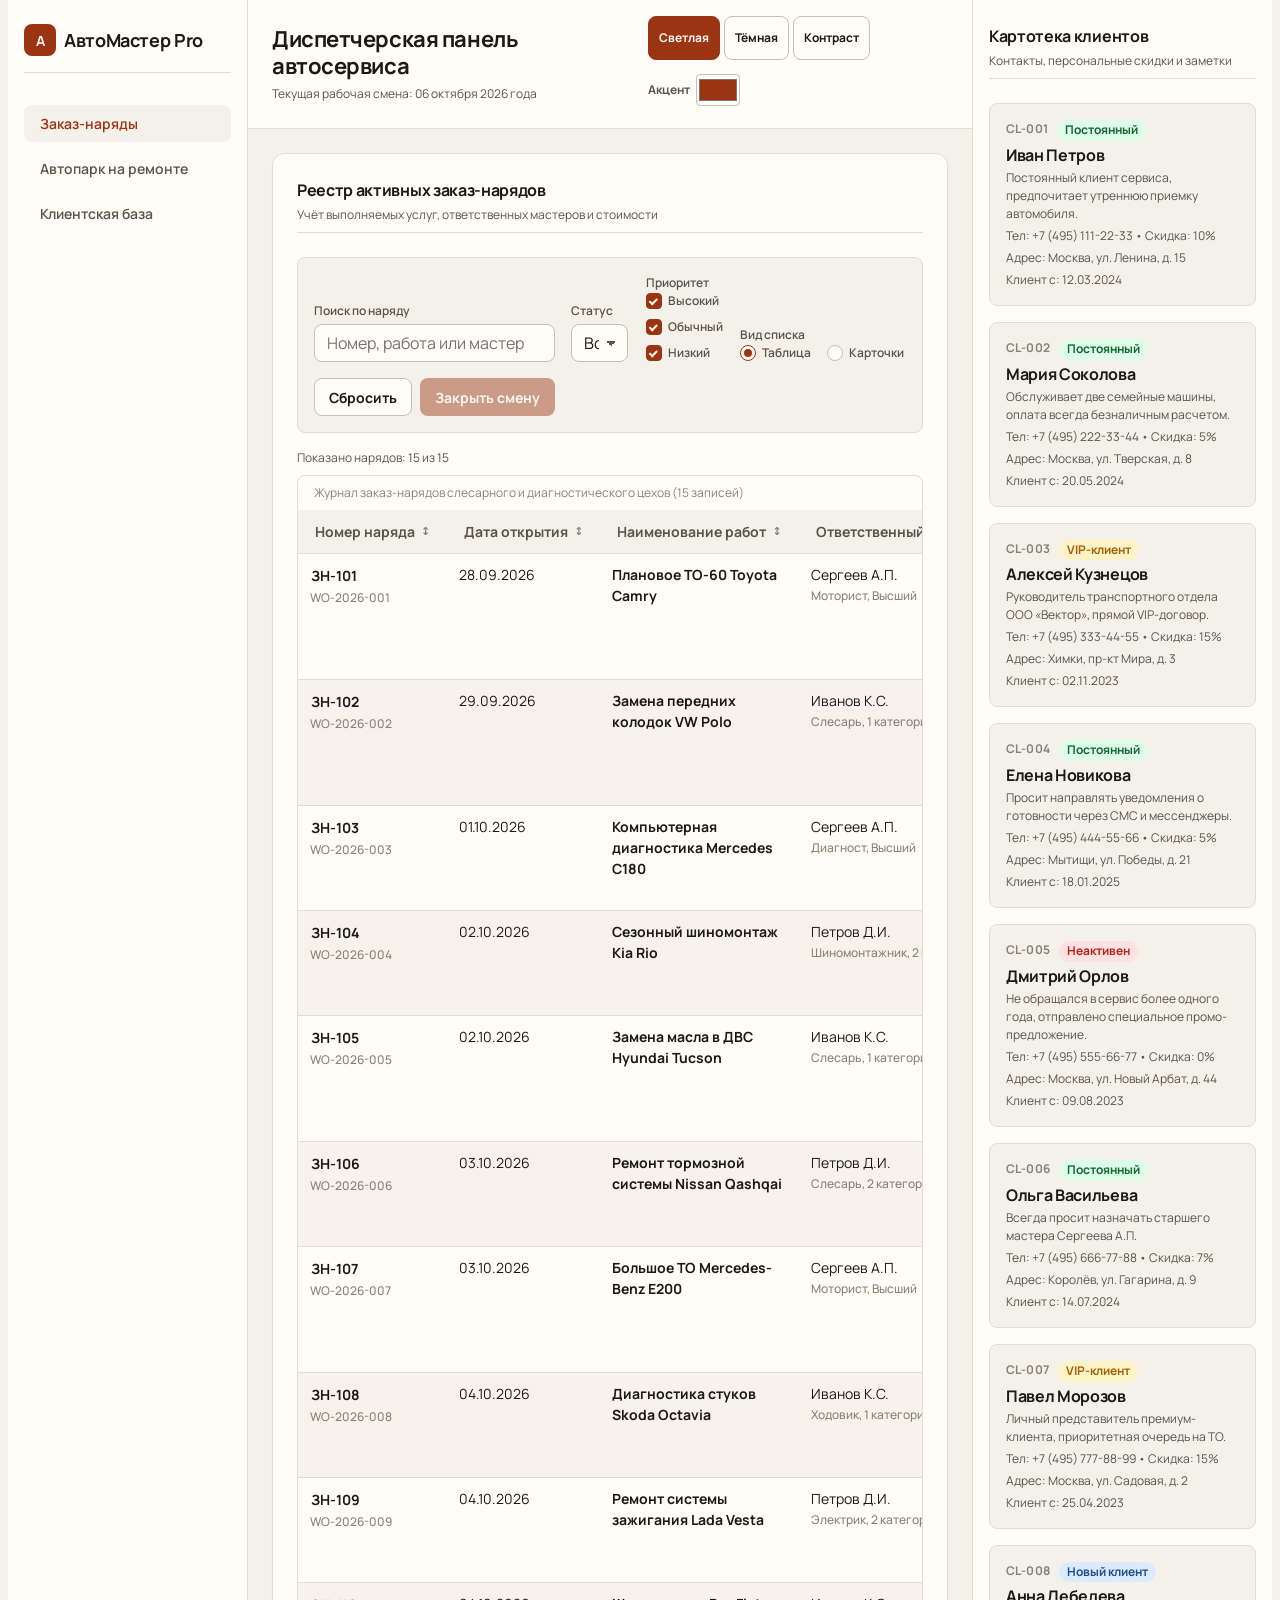
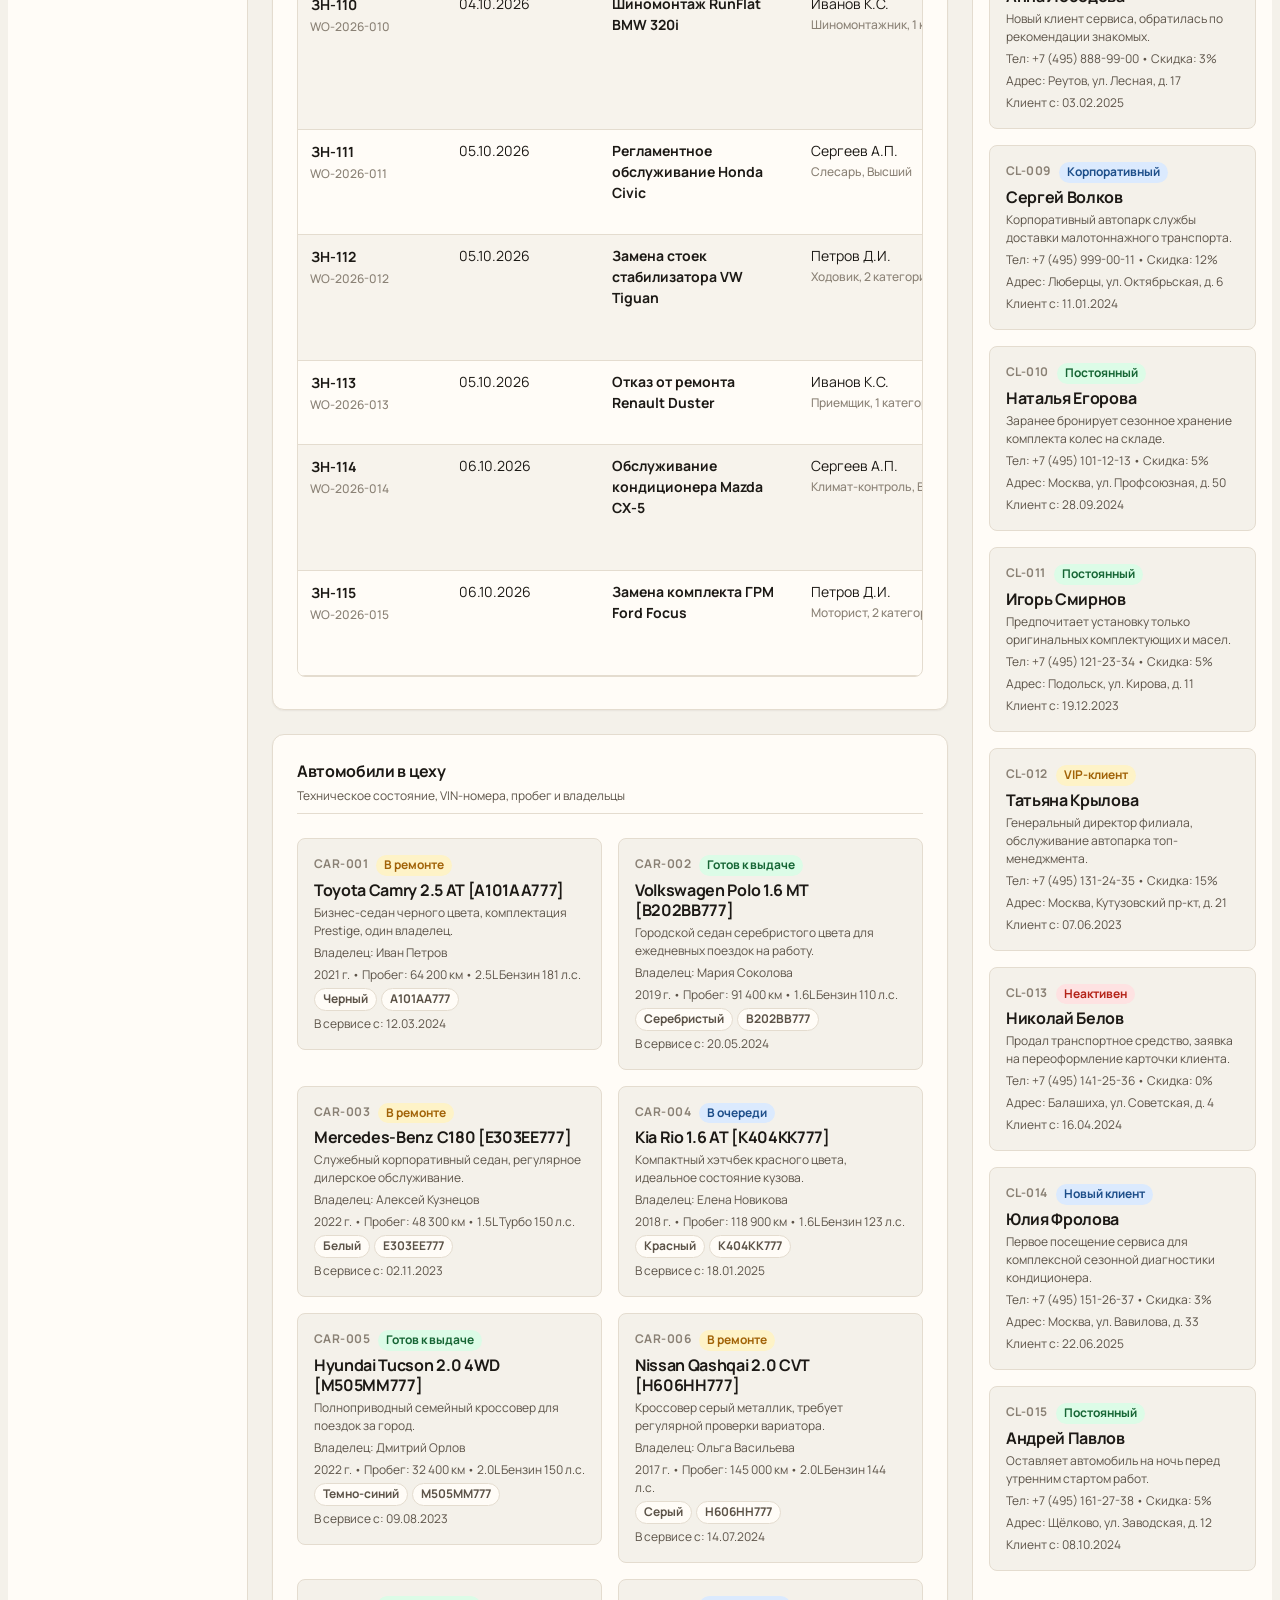
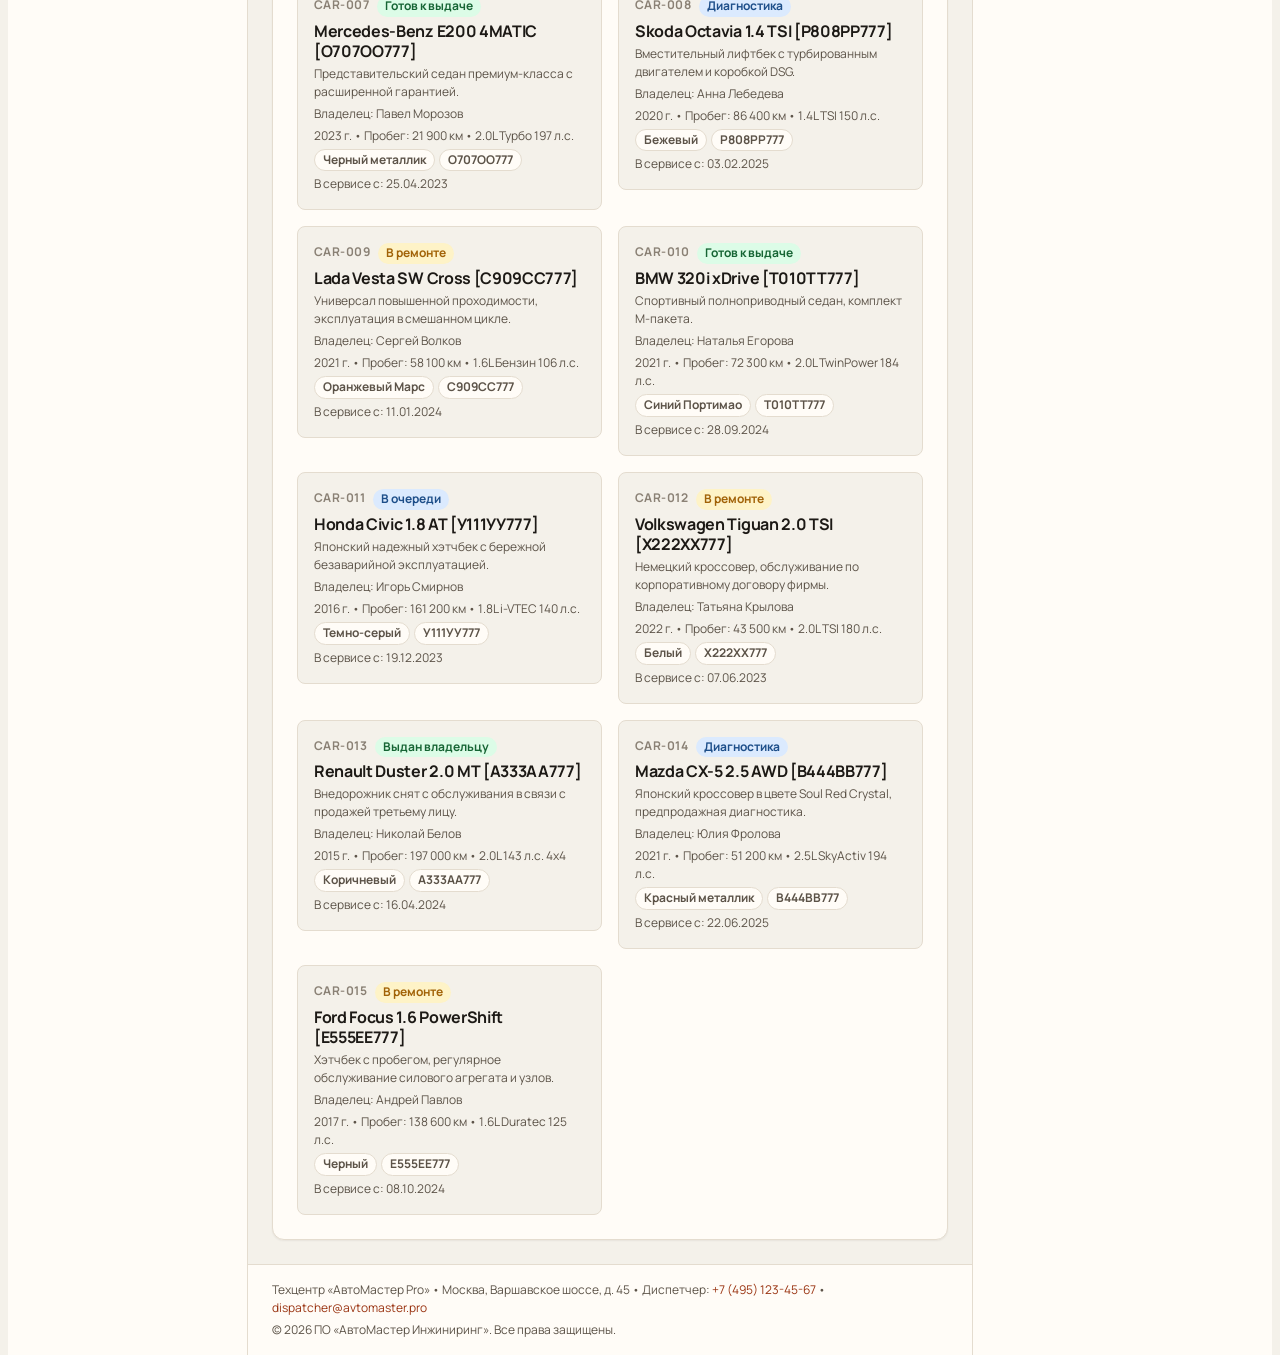
<file: index.html>
<!DOCTYPE html>
<html lang="ru">
<head>
  <meta charset="UTF-8">
  <meta name="viewport" content="width=device-width, initial-scale=1, maximum-scale=1">
  <title>АвтоМастер Pro — Система управления автосервисом</title>
  <script>
(function () {
  var theme = localStorage.getItem("am-theme");
  if (theme !== "light" && theme !== "dark" && theme !== "contrast") {
    theme = window.matchMedia("(prefers-color-scheme: dark)").matches ? "dark" : "light";
  }
  document.documentElement.setAttribute("data-theme", theme);
  var accent = localStorage.getItem("am-accent");
  if (accent && /^#[0-9a-fA-F]{6}$/.test(accent)) {
    var n = accent.slice(1);
    var r = parseInt(n.slice(0, 2), 16);
    var g = parseInt(n.slice(2, 4), 16);
    var b = parseInt(n.slice(4, 6), 16);
    var root = document.documentElement.style;
    root.setProperty("--color-accent", accent);
    root.setProperty("--accent-rgb", r + ", " + g + ", " + b);
  }
})();
</script>
<link rel="stylesheet" href="css/styles.css">
</head>
<body>
  <div class="app-layout">

    <aside class="app-sidebar" id="app-sidebar">
      <div class="brand-badge">
        <span class="brand-mark" aria-hidden="true">А</span>
        <span class="brand-title">АвтоМастер Pro</span>
      </div>
      <nav aria-label="Разделы системы">
        <ul class="nav-list">
          <li><a class="nav-link active" href="#orders">Заказ-наряды</a></li>
          <li><a class="nav-link" href="#cars">Автопарк на ремонте</a></li>
          <li><a class="nav-link" href="#clients">Клиентская база</a></li>
        </ul>
      </nav>
    </aside>

    <header class="app-header">
      <button class="burger" type="button" id="menu-toggle" aria-label="Открыть меню" aria-expanded="false" aria-controls="app-sidebar">
        <span></span>
        <span></span>
        <span></span>
      </button>
      <div class="header-text">
        <h1 class="header-heading">Диспетчерская панель автосервиса</h1>
        <p class="header-caption">
          Текущая рабочая смена:
          <time datetime="2026-10-06">06 октября 2026 года</time>
        </p>
      </div>
      <div class="theme-bar">
        <div class="theme-switch" role="group" aria-label="Тема оформления">
          <button class="theme-btn" type="button" data-theme-value="light">Светлая</button>
          <button class="theme-btn" type="button" data-theme-value="dark">Тёмная</button>
          <button class="theme-btn" type="button" data-theme-value="contrast">Контраст</button>
        </div>
        <label class="accent-picker" for="accent-color">
          Акцент
          <input type="color" id="accent-color" value="#9a3412">
        </label>
      </div>
    </header>

    <main class="app-main">

      <section class="dashboard-block" id="orders" aria-labelledby="orders-title">
        <div class="block-header">
          <h2 class="block-title" id="orders-title">Реестр активных заказ-нарядов</h2>
          <p class="block-subtitle">Учёт выполняемых услуг, ответственных мастеров и стоимости</p>
        </div>

        <form class="filters" id="order-filters" aria-label="Фильтры заказ-нарядов">
          <div class="filter-field">
            <label for="search-input">Поиск по наряду</label>
            <input
              class="text-input"
              type="search"
              id="search-input"
              name="search"
              placeholder="Номер, работа или мастер"
              autocomplete="off">
          </div>

          <div class="filter-field">
            <label for="status-select">Статус</label>
            <select class="select-input" id="status-select" name="status">
              <option value="all">Все статусы</option>
              <option value="new">Новый</option>
              <option value="in_progress">В работе</option>
              <option value="waiting_parts">Ждёт запчасти</option>
              <option value="done">Завершён</option>
              <option value="cancelled">Отменён</option>
            </select>
          </div>

          <fieldset class="filter-field filter-checks">
            <legend>Приоритет</legend>
            <label class="check">
              <input type="checkbox" name="priority" value="high" checked>
              <span class="check-box" aria-hidden="true"></span>
              <span>Высокий</span>
            </label>
            <label class="check">
              <input type="checkbox" name="priority" value="normal" checked>
              <span class="check-box" aria-hidden="true"></span>
              <span>Обычный</span>
            </label>
            <label class="check">
              <input type="checkbox" name="priority" value="low" checked>
              <span class="check-box" aria-hidden="true"></span>
              <span>Низкий</span>
            </label>
          </fieldset>

          <fieldset class="filter-field filter-radios">
            <legend>Вид списка</legend>
            <label class="radio">
              <input type="radio" name="view" value="table" checked>
              <span class="radio-dot" aria-hidden="true"></span>
              <span>Таблица</span>
            </label>
            <label class="radio">
              <input type="radio" name="view" value="cards">
              <span class="radio-dot" aria-hidden="true"></span>
              <span>Карточки</span>
            </label>
          </fieldset>

          <div class="filter-actions">
            <button class="btn btn-ghost" type="reset" id="reset-filters">Сбросить</button>
            <button class="btn btn-primary" type="button" id="demo-disabled" disabled>Закрыть смену</button>
          </div>
        </form>

        <p class="result-count" id="orders-count">Журнал заказ-нарядов слесарного и диагностического цехов</p>

        <div class="table-wrap" id="orders-table-wrap">
          <table class="data-table">
            <caption class="table-caption">Журнал заказ-нарядов слесарного и диагностического цехов (15 записей)</caption>
            <thead>
              <tr>
                <th scope="col" aria-sort="none">
                  <button class="sort-btn" type="button" data-sort="orderNumber">Номер наряда</button>
                </th>
                <th scope="col" aria-sort="none">
                  <button class="sort-btn" type="button" data-sort="createdAt">Дата открытия</button>
                </th>
                <th scope="col" aria-sort="none">
                  <button class="sort-btn" type="button" data-sort="title">Наименование работ</button>
                </th>
                <th scope="col" aria-sort="none">
                  <button class="sort-btn" type="button" data-sort="master">Ответственный мастер</button>
                </th>
                <th scope="col">Список операций</th>
                <th scope="col" aria-sort="none">
                  <button class="sort-btn" type="button" data-sort="totalCost">Сумма (руб.)</button>
                </th>
                <th scope="col" aria-sort="none">
                  <button class="sort-btn" type="button" data-sort="priority">Приоритет</button>
                </th>
                <th scope="col" aria-sort="none">
                  <button class="sort-btn" type="button" data-sort="status">Текущий статус</button>
                </th>
              </tr>
            </thead>
            <tbody id="orders-table-body"></tbody>
          </table>
        </div>

        <ul class="order-cards" id="orders-cards" hidden></ul>
        <p class="empty-note" id="orders-empty" hidden>По выбранным фильтрам нарядов нет.</p>
      </section>

      <section class="dashboard-block" id="cars" aria-labelledby="cars-title">
        <div class="block-header">
          <h2 class="block-title" id="cars-title">Автомобили в цеху</h2>
          <p class="block-subtitle">Техническое состояние, VIN-номера, пробег и владельцы</p>
        </div>
        <ul class="cards-grid" id="cars-grid"></ul>
      </section>

    </main>

    <aside class="app-extra-panel" id="clients" aria-labelledby="clients-title">
      <div class="extra-panel-header">
        <h2 class="extra-panel-title" id="clients-title">Картотека клиентов</h2>
        <p class="extra-panel-subtitle">Контакты, персональные скидки и заметки</p>
      </div>
      <ul class="clients-stack" id="clients-stack"></ul>
    </aside>

    <footer class="app-footer">
      <address class="footer-contacts">
        Техцентр «АвтоМастер Pro» • Москва, Варшавское шоссе, д. 45 • Диспетчер:
        <a href="tel:+74951234567">+7 (495) 123-45-67</a>
        •
        <a href="mailto:dispatcher@avtomaster.pro">dispatcher@avtomaster.pro</a>
      </address>
      <p>© 2026 ПО «АвтоМастер Инжиниринг». Все права защищены.</p>
    </footer>
  </div>

  <div class="nav-overlay" id="nav-overlay"></div>

  <div class="modal" id="detail-modal" hidden>
    <div class="modal-backdrop" data-close="true"></div>
    <div
      class="modal-dialog"
      role="dialog"
      aria-modal="true"
      aria-labelledby="modal-title"
      tabindex="-1">
      <header class="modal-header">
        <div>
          <p class="modal-kicker" id="modal-kicker"></p>
          <h2 class="modal-title" id="modal-title"></h2>
        </div>
        <button class="icon-btn" type="button" id="modal-close" aria-label="Закрыть">×</button>
      </header>
      <div class="modal-body" id="modal-body"></div>
      <footer class="modal-footer">
        <button class="btn btn-ghost" type="button" data-close="true">Закрыть</button>
        <button class="btn btn-primary" type="button" id="modal-print">Печать наряда</button>
      </footer>
    </div>
  </div>

  <script src="js/data.js"></script>
  <script src="js/render.js"></script>
  <script src="js/theme.js"></script>
  <script src="js/app.js"></script>
</body>
</html>
</file>
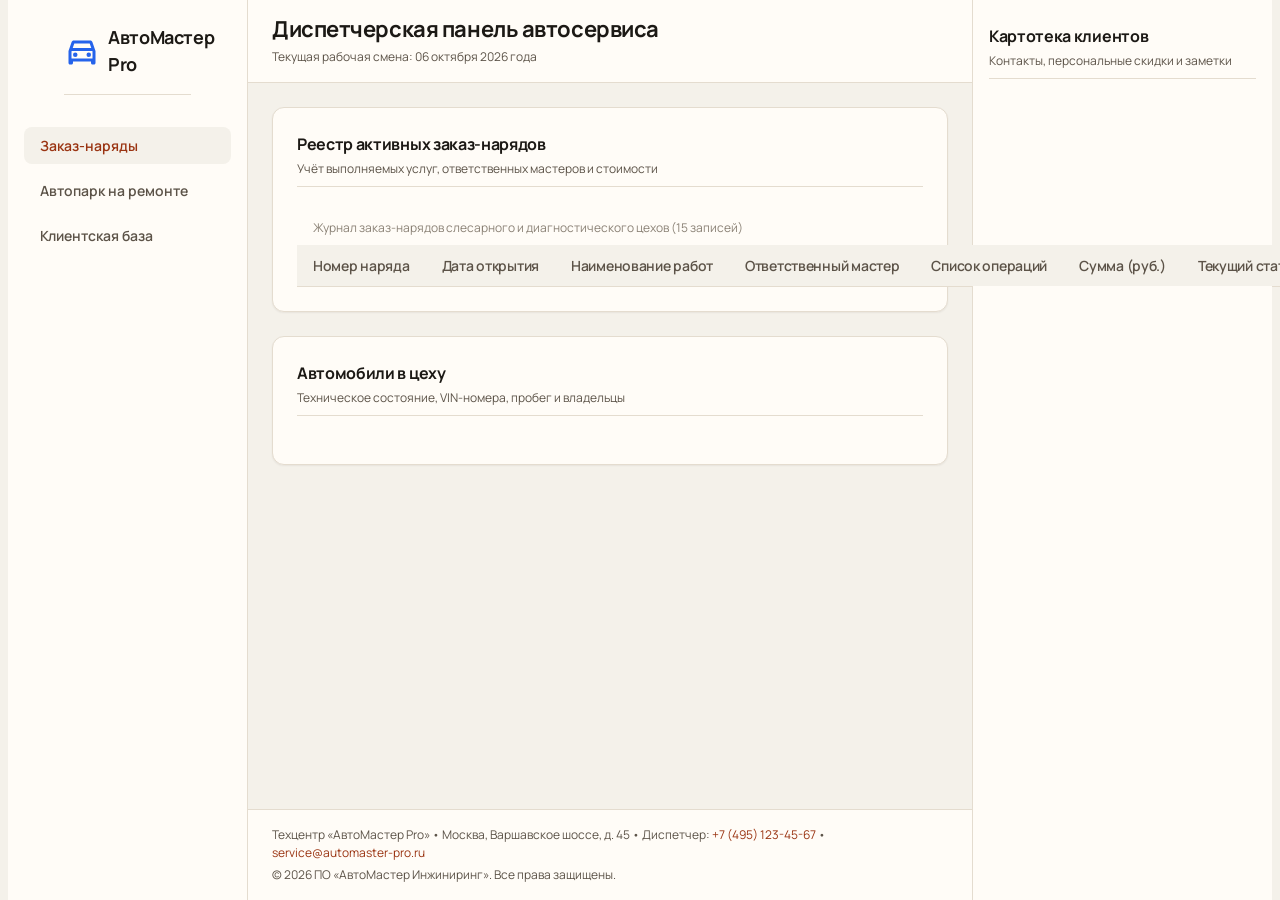
<file: 1Day.html>
<!DOCTYPE html>
<html lang="ru">
<head>
  <meta charset="UTF-8">
  <meta name="viewport" content="width=device-width, initial-scale=1.0">
  <title>АвтоМастер Pro — Система управления автосервисом</title>
  <link rel="stylesheet" href="./styles.css">
</head>
<body class="app-layout">

  <!-- БОКОВАЯ НАВИГАЦИЯ -->
  <nav class="app-sidebar" aria-label="Главное меню автосервиса">
    <figure class="brand-badge">
      <img
        src="data:image/svg+xml,%3Csvg xmlns='http://www.w3.org/2000/svg' viewBox='0 0 24 24' fill='%232563eb'%3E%3Cpath d='M18.92 6.01C18.72 5.42 18.16 5 17.5 5h-11c-.66 0-1.22.42-1.42 1.01L3 12v8c0 .55.45 1 1 1h1c.55 0 1-.45 1-1v-1h12v1c0 .55.45 1 1 1h1c.55 0 1-.45 1-1v-8l-2.08-5.99zM6.85 7h10.29l1.04 3H5.81l1.04-3zM19 17H5v-4.66l.12-.34h13.77l.11.34V17z'/%3E%3Ccircle cx='7.5' cy='14.5' r='1.5'/%3E%3Ccircle cx='16.5' cy='14.5' r='1.5'/%3E%3C/svg%3E"
        alt="Фирменный логотип системы АвтоМастер Pro"
        width="36"
        height="36">
      <figcaption class="brand-title">АвтоМастер Pro</figcaption>
    </figure>

    <ul class="nav-list">
      <li class="nav-item">
        <a href="#orders-section" class="nav-link active" aria-current="page">Заказ-наряды</a>
      </li>
      <li class="nav-item">
        <a href="#cars-section" class="nav-link">Автопарк на ремонте</a>
      </li>
      <li class="nav-item">
        <a href="#clients-section" class="nav-link">Клиентская база</a>
      </li>
    </ul>
  </nav>

  <!-- ШАПКА -->
  <header class="app-header">
    <hgroup class="header-content">
      <h1 class="header-heading">Диспетчерская панель автосервиса</h1>
      <p class="header-caption">
        Текущая рабочая смена:
        <time datetime="2026-10-06">06 октября 2026 года</time>
      </p>
    </hgroup>
  </header>

  <!-- ОСНОВНАЯ ОБЛАСТЬ -->
  <main class="app-main">

    <!-- СЕКЦИЯ 1: ТАБЛИЦА ЗАКАЗ-НАРЯДОВ -->
    <section id="orders-section" class="dashboard-block" aria-labelledby="orders-title">
      <header class="block-header">
        <h2 id="orders-title" class="block-title">Реестр активных заказ-нарядов</h2>
        <p class="block-subtitle">Учёт выполняемых услуг, ответственных мастеров и стоимости</p>
      </header>

      <table class="data-table" id="orders-table">
        <caption class="table-caption">
          Журнал заказ-нарядов слесарного и диагностического цехов (15 записей)
        </caption>
        <thead>
          <tr>
            <th scope="col">Номер наряда</th>
            <th scope="col">Дата открытия</th>
            <th scope="col">Наименование работ</th>
            <th scope="col">Ответственный мастер</th>
            <th scope="col">Список операций</th>
            <th scope="col">Сумма (руб.)</th>
            <th scope="col">Текущий статус</th>
          </tr>
        </thead>
        <tbody id="orders-table-body">
          <!-- Генерируется через JS (без innerHTML) -->
        </tbody>
      </table>
    </section>

    <!-- СЕКЦИЯ 2: КАРТОЧКИ АВТОМОБИЛЕЙ НА ОБСЛУЖИВАНИИ -->
    <section id="cars-section" class="dashboard-block" aria-labelledby="cars-title">
      <header class="block-header">
        <h2 id="cars-title" class="block-title">Автомобили в цеху</h2>
        <p class="block-subtitle">Техническое состояние, VIN-номера, пробег и владельцы</p>
      </header>
      <ul id="cars-grid" class="cards-grid" aria-label="Сетка автомобилей в автосервисе">
        <!-- Генерируется через JS (без innerHTML) -->
      </ul>
    </section>

  </main>

  <!-- ДОПОЛНИТЕЛЬНАЯ БОКОВАЯ ПАНЕЛЬ: КЛИЕНТЫ -->
  <aside id="clients-section" class="app-extra-panel" aria-labelledby="clients-title">
    <header class="extra-panel-header">
      <h2 id="clients-title" class="extra-panel-title">Картотека клиентов</h2>
      <p class="extra-panel-subtitle">Контакты, персональные скидки и заметки</p>
    </header>
    <ul id="clients-stack" class="clients-stack" aria-label="Список клиентов сервиса">
      <!-- Генерируется через JS (без innerHTML) -->
    </ul>
  </aside>

  <!-- ПОДВАЛ С АДРЕСОМ -->
  <footer class="app-footer">
    <address class="footer-contacts">
      Техцентр «АвтоМастер Pro» • Москва, Варшавское шоссе, д. 45 • Диспетчер: 
      <a href="tel:+74951234567">+7 (495) 123-45-67</a> • 
      <a href="mailto:service@automaster-pro.ru">service@automaster-pro.ru</a>
    </address>
    <p class="footer-copyright">
      © <time datetime="2026">2026</time> ПО «АвтоМастер Инжиниринг». Все права защищены.
    </p>
  </footer>

  <!-- МОДУЛЬ ПРИЛОЖЕНИЯ -->
  <script type="module" src="./js/app.js"></script>
</body>
</html>
</file>
<file: css/styles.css>
@import url("https://fonts.googleapis.com/css2?family=Manrope:wght@400;500;600;700&display=swap");

/* ==========================================================================
   1. СОВРЕМЕННЫЙ CSS RESET (БЕЗ * { margin:0; padding:0; })
   ========================================================================== */
*,
*::before,
*::after {
  box-sizing: border-box;
}

html {
  -webkit-text-size-adjust: none;
  text-size-adjust: none;
}

body,
h1,
h2,
h3,
h4,
p,
figure,
figcaption,
blockquote,
dl,
dd,
ul,
ol,
fieldset {
  margin-block-start: 0;
  margin-block-end: 0;
}

ul,
ol {
  list-style: none;
  padding-inline-start: 0;
}

body {
  min-height: 100vh;
  line-height: var(--lh-normal);
  font-family: var(--font-family-base);
  background-color: var(--bg-base);
  color: var(--text-primary);
}

body.modal-open {
  overflow: hidden;
}

img {
  display: block;
  max-width: 100%;
}

table {
  border-collapse: collapse;
  width: 100%;
}

a {
  color: inherit;
  text-decoration: none;
}

button,
input,
select {
  font: inherit;
  color: inherit;
}

/* Убираем стандартный синий outline у всех интерактивных элементов */
:focus {
  outline: none;
}

:focus-visible {
  outline: 2px solid var(--color-accent);
  outline-offset: 2px;
}

/* ==========================================================================
   2. ДИЗАЙН-ТОКЕНЫ В :ROOT
   ========================================================================== */
:root {
  --font-family-base: "Manrope", system-ui, -apple-system, sans-serif;
  --font-xs: clamp(0.7rem, 0.66rem + 0.2vw, 0.75rem);
  --font-sm: clamp(0.82rem, 0.78rem + 0.2vw, 0.875rem);
  --font-md: clamp(0.95rem, 0.9rem + 0.25vw, 1rem);
  --font-lg: clamp(1.05rem, 0.95rem + 0.45vw, 1.125rem);
  --font-xl: clamp(1.2rem, 1rem + 0.9vw, 1.375rem);
  --font-2xl: clamp(1.35rem, 1.05rem + 1.2vw, 1.625rem);

  --lh-tight: 1.25;
  --lh-normal: 1.5;
  --ls-tight: -0.02em;
  --ls-normal: 0;
  --ls-wide: 0.04em;

  --bg-base: #f4f1ea;
  --bg-surface: #fffcf7;
  --bg-surface-elevated: #ebe4d6;

  --text-primary: #1c1915;
  --text-secondary: #5c5348;
  --text-muted: #8a8175;

  --border-subtle: #e4dccf;
  --border-strong: #c9bfb0;

  --color-accent: #9a3412;
  --accent-rgb: 154, 52, 18;
  --color-accent-hover: #7c2a0e;
  --color-accent-soft: #f3e4d8;
  --text-on-accent: #fffaf5;

  --color-success: #166534;
  --color-warning: #a16207;
  --color-error: #b42318;
  --color-info: #1d4e89;

  --badge-success-bg: #dcfce7;
  --badge-warning-bg: #fef3c7;
  --badge-error-bg: #fee2e2;
  --badge-info-bg: #dbeafe;

  --row-alt: #f7f3ec;
  --overlay-rgb: 28, 25, 21;

  --space-2xs: 4px;
  --space-xs: 8px;
  --space-sm: 16px;
  --space-md: 24px;
  --space-lg: 32px;
  --space-xl: 48px;

  --radius-sm: 4px;
  --radius-md: 8px;
  --radius-lg: 12px;
  --radius-full: 9999px;

  --shadow-sm: 0 1px 2px rgba(28, 25, 21, 0.06);
  --shadow-md: 0 6px 14px -6px rgba(28, 25, 21, 0.16);
  --shadow-lg: 0 18px 40px -16px rgba(28, 25, 21, 0.28);

  --focus-ring: 0 0 0 3px rgba(var(--accent-rgb), 0.28);
}

html[data-theme="dark"] {
  --bg-base: #171411;
  --bg-surface: #241f1a;
  --bg-surface-elevated: #322b24;

  --text-primary: #f6f1e8;
  --text-secondary: #cbbfaf;
  --text-muted: #9a8d7c;
  --text-on-accent: #1c120c;

  --border-subtle: #3a322b;
  --border-strong: #564a3e;

  --color-accent: #e07a3d;
  --accent-rgb: 224, 122, 61;
  --color-accent-hover: #f0a06a;
  --color-accent-soft: #3a2a20;

  --color-success: #86efac;
  --color-warning: #fcd34d;
  --color-error: #fca5a5;
  --color-info: #93c5fd;

  --badge-success-bg: #14301f;
  --badge-warning-bg: #3a2c10;
  --badge-error-bg: #3b1717;
  --badge-info-bg: #12283d;

  --row-alt: #1e1a16;
  --overlay-rgb: 0, 0, 0;

  --shadow-sm: 0 1px 2px rgba(0, 0, 0, 0.35);
  --shadow-md: 0 6px 14px -6px rgba(0, 0, 0, 0.5);
  --shadow-lg: 0 18px 40px -16px rgba(0, 0, 0, 0.65);
}

html[data-theme="contrast"] {
  --bg-base: #ffffff;
  --bg-surface: #ffffff;
  --bg-surface-elevated: #f2f2f2;

  --text-primary: #000000;
  --text-secondary: #1a1a1a;
  --text-muted: #333333;
  --text-on-accent: #ffffff;

  --border-subtle: #000000;
  --border-strong: #000000;

  --color-accent: #0000ee;
  --accent-rgb: 0, 0, 238;
  --color-accent-hover: #0000aa;
  --color-accent-soft: #e6e6ff;

  --color-success: #006400;
  --color-warning: #8a4b00;
  --color-error: #9b0000;
  --color-info: #003f88;

  --badge-success-bg: #ffffff;
  --badge-warning-bg: #ffffff;
  --badge-error-bg: #ffffff;
  --badge-info-bg: #ffffff;

  --row-alt: #f5f5f5;
  --overlay-rgb: 0, 0, 0;

  --radius-sm: 0;
  --radius-md: 0;
  --radius-lg: 0;

  --shadow-sm: none;
  --shadow-md: none;
  --shadow-lg: none;
}

body,
.dashboard-block,
.app-sidebar,
.app-header,
.app-extra-panel,
.app-footer,
.car-card,
.client-card,
.order-card,
.btn,
.nav-link,
.text-input,
.select-input,
.data-table td,
.data-table th,
.status-badge,
.modal-dialog {
  transition: background-color 0.25s ease, color 0.25s ease, border-color 0.25s ease, box-shadow 0.25s ease;
}

/* ==========================================================================
   3. СЕТКА СТРАНИЦЫ
   ========================================================================== */
.app-layout {
  display: grid;
  grid-template-columns: 250px 1fr 320px;
  grid-template-rows: auto 1fr auto;
  grid-template-areas:
    "sidebar header extra"
    "sidebar main   extra"
    "sidebar footer extra";
  min-height: 100vh;
}

.app-sidebar {
  grid-area: sidebar;
  background-color: var(--bg-surface);
  border-right: 1px solid var(--border-subtle);
  padding: var(--space-md) var(--space-sm);
}

.brand-badge {
  display: flex;
  align-items: center;
  gap: var(--space-xs);
  margin-bottom: var(--space-lg);
  padding-bottom: var(--space-sm);
  border-bottom: 1px solid var(--border-subtle);
}

.brand-mark {
  width: 32px;
  height: 32px;
  border-radius: var(--radius-md);
  background-color: var(--color-accent);
  color: var(--text-on-accent);
  display: grid;
  place-items: center;
  font-weight: 700;
  font-size: var(--font-sm);
}

.brand-title {
  font-size: var(--font-lg);
  font-weight: 700;
  letter-spacing: var(--ls-tight);
}

.nav-list {
  display: flex;
  flex-direction: column;
  gap: var(--space-xs);
}

.nav-link {
  display: block;
  padding: var(--space-xs) var(--space-sm);
  font-size: var(--font-sm);
  font-weight: 600;
  color: var(--text-secondary);
  border-radius: var(--radius-md);
  transition: background-color 0.2s ease, color 0.2s ease;
}

.nav-link:hover,
.nav-link.active {
  background-color: var(--bg-base);
  color: var(--color-accent);
}

.nav-link:active {
  transform: scale(0.98);
}

.app-header {
  grid-area: header;
  display: flex;
  align-items: center;
  gap: var(--space-sm);
  background-color: var(--bg-surface);
  border-bottom: 1px solid var(--border-subtle);
  padding: var(--space-sm) var(--space-md);
}

.header-text {
  min-width: 0;
}

.burger {
  display: inline-flex;
  flex-direction: column;
  justify-content: center;
  gap: 4px;
  width: 40px;
  height: 40px;
  padding: 8px;
  border: 1px solid var(--border-strong);
  border-radius: var(--radius-md);
  background-color: var(--bg-surface);
  cursor: pointer;
  flex: 0 0 auto;
}

.burger span {
  display: block;
  height: 2px;
  background-color: var(--text-primary);
  border-radius: 2px;
}

.nav-overlay {
  display: none;
}

.header-heading {
  font-size: var(--font-xl);
  font-weight: 700;
  letter-spacing: var(--ls-tight);
  line-height: var(--lh-tight);
}

.header-caption {
  font-size: var(--font-xs);
  color: var(--text-secondary);
  margin-top: var(--space-2xs);
}

.app-main {
  grid-area: main;
  padding: var(--space-md);
  display: flex;
  flex-direction: column;
  gap: var(--space-md);
  min-width: 0;
}

.dashboard-block {
  background-color: var(--bg-surface);
  border: 1px solid var(--border-subtle);
  border-radius: var(--radius-lg);
  padding: var(--space-md);
  box-shadow: var(--shadow-sm);
  min-width: 0;
}

.block-header,
.extra-panel-header {
  margin-bottom: var(--space-md);
  padding-bottom: var(--space-xs);
  border-bottom: 1px solid var(--border-subtle);
}

.block-title,
.extra-panel-title {
  font-size: var(--font-md);
  font-weight: 700;
  letter-spacing: var(--ls-tight);
}

.block-subtitle,
.extra-panel-subtitle {
  font-size: var(--font-xs);
  color: var(--text-secondary);
  margin-top: var(--space-2xs);
}

/* ==========================================================================
   4. ФИЛЬТРЫ
   ========================================================================== */
.filters {
  display: grid;
  grid-template-columns: 1.4fr 0.8fr 1.2fr auto auto;
  gap: var(--space-sm);
  align-items: end;
  margin-bottom: var(--space-sm);
  padding: var(--space-sm);
  background-color: var(--bg-base);
  border: 1px solid var(--border-subtle);
  border-radius: var(--radius-md);
}

.filter-field {
  display: flex;
  flex-direction: column;
  gap: var(--space-2xs);
  min-width: 0;
  border: 0;
  padding: 0;
}

.filter-field > label,
.filter-field > legend {
  font-size: var(--font-xs);
  font-weight: 600;
  color: var(--text-secondary);
  padding: 0;
}

.text-input,
.select-input {
  width: 100%;
  height: 38px;
  padding: 0 12px;
  background-color: var(--bg-surface);
  border: 1px solid var(--border-strong);
  border-radius: var(--radius-md);
  transition: border-color 0.2s ease, box-shadow 0.2s ease, background-color 0.2s ease;
}

.select-input {
  appearance: none;
  background-image: linear-gradient(45deg, transparent 50%, var(--text-secondary) 50%),
    linear-gradient(135deg, var(--text-secondary) 50%, transparent 50%);
  background-position: calc(100% - 16px) 16px, calc(100% - 11px) 16px;
  background-size: 5px 5px, 5px 5px;
  background-repeat: no-repeat;
  padding-right: 28px;
}

.text-input:hover,
.select-input:hover {
  border-color: var(--color-accent);
}

.text-input:focus,
.select-input:focus {
  border-color: var(--color-accent);
  box-shadow: var(--focus-ring);
}

.text-input:disabled,
.select-input:disabled {
  opacity: 0.55;
  cursor: not-allowed;
  background-color: var(--bg-surface-elevated);
}

.filter-checks,
.filter-radios {
  flex-direction: row;
  flex-wrap: wrap;
  align-items: center;
  gap: var(--space-xs) var(--space-sm);
  padding-top: 18px;
  position: relative;
}

.filter-checks > legend,
.filter-radios > legend {
  position: absolute;
  top: 0;
  left: 0;
}

.check,
.radio {
  display: inline-flex;
  align-items: center;
  gap: 6px;
  font-size: var(--font-xs);
  font-weight: 600;
  color: var(--text-primary);
  cursor: pointer;
  user-select: none;
}

.check input,
.radio input {
  position: absolute;
  opacity: 0;
  width: 1px;
  height: 1px;
  pointer-events: none;
}

.check-box,
.radio-dot {
  width: 16px;
  height: 16px;
  border: 1.5px solid var(--border-strong);
  background-color: var(--bg-surface);
  display: inline-grid;
  place-items: center;
  transition: background-color 0.2s ease, border-color 0.2s ease, box-shadow 0.2s ease;
  flex: 0 0 auto;
}

.check-box {
  border-radius: 4px;
}

.radio-dot {
  border-radius: 50%;
}

.check input:checked + .check-box {
  background-color: var(--color-accent);
  border-color: var(--color-accent);
}

.check input:checked + .check-box::after {
  content: "";
  width: 8px;
  height: 5px;
  border-left: 2px solid var(--text-on-accent);
  border-bottom: 2px solid var(--text-on-accent);
  transform: rotate(-45deg) translate(0, -1px);
}

.radio input:checked + .radio-dot {
  border-color: var(--color-accent);
}

.radio input:checked + .radio-dot::after {
  content: "";
  width: 8px;
  height: 8px;
  border-radius: 50%;
  background-color: var(--color-accent);
}

.check:hover .check-box,
.radio:hover .radio-dot {
  border-color: var(--color-accent);
}

.check input:focus-visible + .check-box,
.radio input:focus-visible + .radio-dot {
  box-shadow: var(--focus-ring);
}

.check input:active + .check-box,
.radio input:active + .radio-dot {
  transform: scale(0.92);
}

.check input:disabled + .check-box,
.radio input:disabled + .radio-dot {
  opacity: 0.5;
  cursor: not-allowed;
}

.filter-actions {
  display: flex;
  gap: var(--space-xs);
  align-items: center;
}

/* ==========================================================================
   5. КНОПКИ: default / hover / focus / active / disabled
   ========================================================================== */
.btn,
.sort-btn,
.icon-btn,
.row-btn {
  cursor: pointer;
  border: 1px solid transparent;
  background-color: transparent;
  transition: background-color 0.2s ease, color 0.2s ease, border-color 0.2s ease,
    transform 0.12s ease, box-shadow 0.2s ease, opacity 0.2s ease;
}

.btn {
  height: 38px;
  padding: 0 14px;
  border-radius: var(--radius-md);
  font-size: var(--font-sm);
  font-weight: 700;
  white-space: nowrap;
}

.btn-primary {
  background-color: var(--color-accent);
  color: var(--text-on-accent);
}

.btn-primary:hover {
  background-color: var(--color-accent-hover);
}

.btn-ghost {
  background-color: var(--bg-surface);
  border-color: var(--border-strong);
  color: var(--text-primary);
}

.btn-ghost:hover {
  background-color: var(--bg-surface-elevated);
  border-color: var(--color-accent);
  color: var(--color-accent);
}

.btn:active,
.icon-btn:active,
.sort-btn:active,
.row-btn:active {
  transform: scale(0.97);
}

.btn:disabled,
.icon-btn:disabled {
  opacity: 0.45;
  cursor: not-allowed;
  transform: none;
}

.icon-btn {
  width: 34px;
  height: 34px;
  border-radius: var(--radius-md);
  font-size: 22px;
  line-height: 1;
  color: var(--text-secondary);
}

.icon-btn:hover {
  background-color: var(--bg-base);
  color: var(--text-primary);
}

/* ==========================================================================
   6. ТАБЛИЦА
   ========================================================================== */
.result-count,
.empty-note {
  font-size: var(--font-xs);
  color: var(--text-secondary);
  margin-bottom: var(--space-xs);
}

.table-wrap {
  overflow-x: auto;
  border: 1px solid var(--border-subtle);
  border-radius: var(--radius-md);
}

.table-caption {
  caption-side: top;
  font-size: var(--font-xs);
  color: var(--text-muted);
  text-align: left;
  padding: var(--space-xs) var(--space-sm);
}

.data-table th,
.data-table td {
  padding: 10px var(--space-sm);
  text-align: left;
  font-size: var(--font-sm);
  border-bottom: 1px solid var(--border-subtle);
  vertical-align: top;
}

.data-table th {
  background-color: var(--bg-base);
  color: var(--text-secondary);
  font-weight: 600;
  letter-spacing: var(--ls-tight);
  white-space: nowrap;
  position: sticky;
  top: 0;
}

.data-table tbody tr:nth-child(even) {
  background-color: var(--row-alt);
}

.data-table tbody tr {
  transition: background-color 0.2s ease;
}

.data-table tbody tr:hover {
  background-color: var(--color-accent-soft);
}

.data-table td:first-child,
.data-table th:first-child {
  position: sticky;
  left: 0;
  z-index: 1;
  background-color: inherit;
}

.data-table th:first-child {
  background-color: var(--bg-base);
  z-index: 2;
}

.sort-btn {
  display: inline-flex;
  align-items: center;
  gap: 6px;
  padding: 0;
  font-weight: 700;
  color: inherit;
  border-radius: var(--radius-sm);
}

.sort-btn::after {
  content: "↕";
  font-size: 11px;
  color: var(--text-muted);
}

th[aria-sort="ascending"] .sort-btn::after {
  content: "↑";
  color: var(--color-accent);
}

th[aria-sort="descending"] .sort-btn::after {
  content: "↓";
  color: var(--color-accent);
}

.sort-btn:hover {
  color: var(--color-accent);
}

.cell-title {
  font-weight: 700;
}

.cell-muted {
  display: block;
  margin-top: 2px;
  font-size: var(--font-xs);
  color: var(--text-muted);
  font-weight: 500;
}

.row-btn {
  display: block;
  width: 100%;
  text-align: left;
  padding: 0;
  font-weight: 700;
  color: var(--text-primary);
  border-radius: var(--radius-sm);
}

.row-btn:hover {
  color: var(--color-accent);
}

/* ==========================================================================
   7. КАРТОЧКИ
   ========================================================================== */
.cards-grid,
.order-cards {
  display: grid;
  grid-template-columns: repeat(auto-fill, minmax(240px, 1fr));
  gap: var(--space-sm);
}

.order-cards {
  margin-top: var(--space-xs);
}

.car-card,
.client-card,
.order-card {
  background-color: var(--bg-base);
  border: 1px solid var(--border-subtle);
  border-radius: var(--radius-md);
  padding: var(--space-sm);
  display: flex;
  flex-direction: column;
  gap: var(--space-2xs);
  width: 100%;
  text-align: left;
  cursor: pointer;
  transition: border-color 0.2s ease, box-shadow 0.2s ease, transform 0.12s ease, background-color 0.2s ease;
}

.car-card:hover,
.client-card:hover,
.order-card:hover {
  border-color: var(--color-accent);
  box-shadow: var(--shadow-md);
  background-color: var(--bg-surface);
}

.car-card:active,
.client-card:active,
.order-card:active {
  transform: scale(0.985);
}

.card-head {
  display: flex;
  justify-content: space-between;
  align-items: flex-start;
  gap: var(--space-xs);
}

.card-id {
  font-size: var(--font-xs);
  font-weight: 700;
  color: var(--text-muted);
  letter-spacing: var(--ls-wide);
}

.car-title,
.client-name,
.order-card-title {
  font-size: var(--font-md);
  font-weight: 700;
  letter-spacing: var(--ls-tight);
  line-height: var(--lh-tight);
}

.car-desc,
.car-meta,
.client-text,
.order-card-text,
.card-meta {
  font-size: var(--font-xs);
  color: var(--text-secondary);
}

.status-badge,
.priority,
.tag {
  display: inline-block;
  padding: 2px 8px;
  border-radius: var(--radius-full);
  font-size: var(--font-xs);
  font-weight: 700;
  line-height: 1.4;
  white-space: nowrap;
}

.status-badge--success {
  color: var(--color-success);
  background-color: var(--badge-success-bg);
}

.status-badge--warning {
  color: var(--color-warning);
  background-color: var(--badge-warning-bg);
}

.status-badge--error {
  color: var(--color-error);
  background-color: var(--badge-error-bg);
}

.status-badge--info {
  color: var(--color-info);
  background-color: var(--badge-info-bg);
}

.priority--high {
  color: var(--color-error);
  background-color: var(--badge-error-bg);
}

.priority--normal {
  color: var(--color-info);
  background-color: var(--badge-info-bg);
}

.priority--low {
  color: var(--text-secondary);
  background-color: var(--bg-surface-elevated);
}

.tag-row {
  display: flex;
  flex-wrap: wrap;
  gap: 4px;
}

.tag {
  color: var(--text-secondary);
  background-color: var(--bg-surface);
  border: 1px solid var(--border-subtle);
}

.app-extra-panel {
  grid-area: extra;
  background-color: var(--bg-surface);
  border-left: 1px solid var(--border-subtle);
  padding: var(--space-md) var(--space-sm);
}

.clients-stack {
  display: flex;
  flex-direction: column;
  gap: var(--space-sm);
}

.app-footer {
  grid-area: footer;
  background-color: var(--bg-surface);
  border-top: 1px solid var(--border-subtle);
  padding: var(--space-sm) var(--space-md);
  font-size: var(--font-xs);
  color: var(--text-secondary);
}

.footer-contacts {
  font-style: normal;
  margin-bottom: var(--space-2xs);
}

.footer-contacts a {
  color: var(--color-accent);
  transition: color 0.2s ease;
}

.footer-contacts a:hover {
  color: var(--color-accent-hover);
}

/* ==========================================================================
   8. МОДАЛЬНОЕ ОКНО
   ========================================================================== */
.modal[hidden] {
  display: none;
}

.modal {
  position: fixed;
  inset: 0;
  z-index: 40;
  display: grid;
  place-items: center;
  padding: var(--space-md);
}

.modal-backdrop {
  position: absolute;
  inset: 0;
  background-color: rgba(var(--overlay-rgb), 0.48);
}

.modal-dialog {
  position: relative;
  z-index: 1;
  width: min(640px, 100%);
  max-height: min(86vh, 760px);
  display: flex;
  flex-direction: column;
  background-color: var(--bg-surface);
  border-radius: var(--radius-lg);
  box-shadow: var(--shadow-lg);
  border: 1px solid var(--border-subtle);
}

.modal-header,
.modal-footer {
  display: flex;
  align-items: center;
  justify-content: space-between;
  gap: var(--space-sm);
  padding: var(--space-sm) var(--space-md);
}

.modal-header {
  border-bottom: 1px solid var(--border-subtle);
}

.modal-footer {
  border-top: 1px solid var(--border-subtle);
  justify-content: flex-end;
}

.modal-kicker {
  font-size: var(--font-xs);
  font-weight: 700;
  color: var(--text-muted);
  letter-spacing: var(--ls-wide);
  text-transform: uppercase;
}

.modal-title {
  font-size: var(--font-lg);
  font-weight: 700;
  letter-spacing: var(--ls-tight);
  line-height: var(--lh-tight);
  margin-top: 2px;
}

.modal-body {
  padding: var(--space-md);
  overflow-y: auto;
  display: flex;
  flex-direction: column;
  gap: var(--space-sm);
}

.detail-lead {
  font-size: var(--font-sm);
  color: var(--text-secondary);
}

.detail-grid {
  display: grid;
  grid-template-columns: 1fr;
  gap: var(--space-xs) var(--space-sm);
}

.detail-item {
  background-color: var(--bg-base);
  border-radius: var(--radius-md);
  padding: var(--space-xs) var(--space-sm);
}

.detail-label {
  display: block;
  font-size: 11px;
  font-weight: 700;
  color: var(--text-muted);
  margin-bottom: 2px;
}

.detail-value {
  font-size: var(--font-sm);
  font-weight: 600;
}

/* ==========================================================================
   9. ТАБЛИЦА НА МОБИЛЬНОМ: СТРОКА СТАНОВИТСЯ КАРТОЧКОЙ
   Подписи ячеек берутся из data-label через content
   ========================================================================== */
.data-table thead {
  position: absolute;
  width: 1px;
  height: 1px;
  overflow: hidden;
  clip: rect(0 0 0 0);
}

.data-table,
.data-table tbody,
.data-table tr,
.data-table td {
  display: block;
  width: 100%;
}

.data-table {
  min-width: 0;
}

.data-table tr {
  margin-bottom: var(--space-sm);
  border: 1px solid var(--border-subtle);
  border-radius: var(--radius-md);
  background-color: var(--bg-surface);
  overflow: hidden;
}

.data-table tbody tr:nth-child(even) {
  background-color: var(--bg-surface);
}

.data-table td {
  display: flex;
  justify-content: space-between;
  align-items: flex-start;
  gap: var(--space-sm);
  padding: 10px 12px;
  border-bottom: 1px solid var(--border-subtle);
  text-align: right;
}

.data-table td::before {
  content: attr(data-label);
  font-size: var(--font-xs);
  font-weight: 700;
  color: var(--text-muted);
  text-align: left;
  flex: 0 0 42%;
}

.data-table td:first-child,
.data-table th:first-child {
  position: static;
  background-color: transparent;
}

.data-table td:last-child {
  border-bottom: 0;
}

/* ==========================================================================
   10. БРЕЙКПОИНТЫ. Только min-width: mobile -> tablet -> desktop
   ========================================================================== */


/* На узком экране боковое меню уезжает за край, реестр занимает всю ширину */
@media (max-width: 767px) {
  .app-layout {
    grid-template-columns: minmax(0, 1fr);
    grid-template-areas:
      "header"
      "main"
      "extra"
      "footer";
  }

  .burger {
    display: inline-flex;
  }

  .app-sidebar {
    position: fixed;
    top: 0;
    left: 0;
    z-index: 30;
    width: min(280px, 86vw);
    height: 100vh;
    overflow-y: auto;
    transform: translateX(-105%);
    transition: transform 0.25s ease, background-color 0.25s ease;
  }

  body.menu-open .app-sidebar {
    transform: translateX(0);
  }

  body.menu-open .nav-overlay {
    display: block;
    position: fixed;
    inset: 0;
    z-index: 25;
    background-color: rgba(var(--overlay-rgb), 0.45);
  }

  .filters {
    grid-template-columns: 1fr;
  }

  .app-extra-panel {
    border-left: 0;
    border-top: 1px solid var(--border-subtle);
  }
}

/* Tablet: 768px и выше */
@media (min-width: 768px) {
  :root {
    --space-sm: 16px;
    --space-md: 20px;
    --space-lg: 28px;
    --space-xl: 40px;
  }

  .burger,
  .nav-overlay {
    display: none;
  }

  .app-sidebar {
    position: static;
    width: auto;
    height: auto;
    transform: none;
    overflow: visible;
  }

  body.menu-open {
    overflow: auto;
  }

  .app-layout {
    grid-template-columns: 220px minmax(0, 1fr);
    grid-template-areas:
      "sidebar header"
      "sidebar main"
      "sidebar extra"
      "sidebar footer";
  }

  .app-header {
    padding: var(--space-sm) var(--space-md);
  }

  .filters {
    grid-template-columns: 1fr 1fr;
  }

  .filter-actions {
    grid-column: 1 / -1;
  }

  .detail-grid {
    grid-template-columns: 1fr 1fr;
  }

  /* На планшете таблица снова таблица, со скроллом и липкой первой колонкой */
  .data-table thead {
    position: static;
    width: auto;
    height: auto;
    overflow: visible;
    clip: auto;
  }

  .data-table,
  .data-table tbody,
  .data-table tr,
  .data-table td {
    display: revert;
    width: auto;
  }

  .data-table {
    display: table;
    width: 100%;
    min-width: 860px;
  }

  .data-table tbody {
    display: table-row-group;
  }

  .data-table tr {
    display: table-row;
    margin: 0;
    border: 0;
    border-radius: 0;
    background: transparent;
  }

  .data-table td {
    display: table-cell;
    text-align: left;
    border-bottom: 1px solid var(--border-subtle);
  }

  .data-table td::before {
    content: none;
  }

  .data-table tbody tr:nth-child(even) {
    background-color: var(--row-alt);
  }

  .data-table td:first-child,
  .data-table th:first-child {
    position: sticky;
    left: 0;
    z-index: 1;
    background-color: var(--bg-surface);
  }

  .data-table tbody tr:nth-child(even) td:first-child {
    background-color: var(--row-alt);
  }

  .data-table tbody tr:hover td:first-child {
    background-color: var(--color-accent-soft);
  }

  .data-table th:first-child {
    background-color: var(--bg-base);
    z-index: 2;
  }
}

/* Desktop: 1024px и выше */
@media (min-width: 1024px) {
  :root {
    --space-md: 24px;
    --space-lg: 32px;
    --space-xl: 48px;
  }

  .app-layout {
    grid-template-columns: 240px minmax(0, 1fr) 300px;
    grid-template-areas:
      "sidebar header extra"
      "sidebar main   extra"
      "sidebar footer extra";
  }

  .filters {
    grid-template-columns: 1.3fr 0.8fr 1.1fr auto;
  }

  .filter-actions {
    grid-column: auto;
  }

  .data-table {
    min-width: 0;
  }
}

.theme-bar {
  margin-left: auto;
  display: flex;
  align-items: center;
  gap: var(--space-xs);
  flex-wrap: wrap;
}

.theme-switch {
  display: flex;
  gap: 4px;
}

.theme-btn {
  min-height: 44px;
  padding: 0 10px;
  border: 1px solid var(--border-strong);
  border-radius: var(--radius-md);
  background-color: var(--bg-surface);
  font-size: var(--font-xs);
  font-weight: 700;
  cursor: pointer;
  transition: background-color 0.2s ease, color 0.2s ease, border-color 0.2s ease;
}

.theme-btn.is-active {
  background-color: var(--color-accent);
  border-color: var(--color-accent);
  color: var(--text-on-accent);
}

.theme-btn:active {
  transform: scale(0.97);
}

.accent-picker {
  display: inline-flex;
  align-items: center;
  gap: 6px;
  min-height: 44px;
  font-size: var(--font-xs);
  font-weight: 700;
  color: var(--text-secondary);
}

.accent-picker input {
  width: 44px;
  height: 32px;
  padding: 0;
  border: 1px solid var(--border-strong);
  border-radius: var(--radius-sm);
  background: transparent;
  cursor: pointer;
}

@media (max-width: 640px) {
  .app-header {
    flex-wrap: wrap;
  }

  .theme-bar {
    width: 100%;
    margin-left: 0;
  }
}

/* На тач-экранах без hover убираем подсветку наведения */
@media (hover: none) {
  .nav-link:hover,
  .text-input:hover,
  .select-input:hover,
  .btn-primary:hover,
  .btn-ghost:hover,
  .icon-btn:hover,
  .sort-btn:hover,
  .row-btn:hover,
  .car-card:hover,
  .client-card:hover,
  .order-card:hover,
  .footer-contacts a:hover,
  .check:hover .check-box,
  .radio:hover .radio-dot,
  .data-table tbody tr:hover,
  .data-table tbody tr:hover td:first-child {
    background-color: inherit;
    color: inherit;
    border-color: inherit;
    box-shadow: none;
    transform: none;
  }

  .nav-link.active {
    background-color: var(--bg-base);
    color: var(--color-accent);
  }

  .btn-primary {
    background-color: var(--color-accent);
    color: var(--text-on-accent);
  }
}
</file>
<file: styles.css>
@import url("https://fonts.googleapis.com/css2?family=Manrope:wght@400;500;600;700&display=swap");

/* ==========================================================================
   1. СОВРЕМЕННЫЙ CSS RESET (БЕЗ * { margin:0; padding:0; })
   ========================================================================== */
*,
*::before,
*::after {
  box-sizing: border-box;
}

html {
  -webkit-text-size-adjust: none;
  text-size-adjust: none;
}

body,
h1,
h2,
h3,
h4,
p,
figure,
figcaption,
blockquote,
dl,
dd,
ul,
ol,
fieldset {
  margin-block-start: 0;
  margin-block-end: 0;
}

ul,
ol {
  list-style: none;
  padding-inline-start: 0;
}

body {
  min-height: 100vh;
  line-height: var(--lh-normal);
  font-family: var(--font-family-base);
  background-color: var(--bg-base);
  color: var(--text-primary);
}

body.modal-open {
  overflow: hidden;
}

img {
  display: block;
  max-width: 100%;
}

table {
  border-collapse: collapse;
  width: 100%;
}

a {
  color: inherit;
  text-decoration: none;
}

button,
input,
select {
  font: inherit;
  color: inherit;
}

/* Убираем стандартный синий outline у всех интерактивных элементов */
:focus {
  outline: none;
}

:focus-visible {
  outline: 2px solid var(--color-accent);
  outline-offset: 2px;
}

/* ==========================================================================
   2. ДИЗАЙН-ТОКЕНЫ В :ROOT
   ========================================================================== */
:root {
  --font-family-base: "Manrope", system-ui, -apple-system, sans-serif;
  --font-xs: clamp(0.7rem, 0.66rem + 0.2vw, 0.75rem);
  --font-sm: clamp(0.82rem, 0.78rem + 0.2vw, 0.875rem);
  --font-md: clamp(0.95rem, 0.9rem + 0.25vw, 1rem);
  --font-lg: clamp(1.05rem, 0.95rem + 0.45vw, 1.125rem);
  --font-xl: clamp(1.2rem, 1rem + 0.9vw, 1.375rem);
  --font-2xl: clamp(1.35rem, 1.05rem + 1.2vw, 1.625rem);

  --lh-tight: 1.25;
  --lh-normal: 1.5;
  --ls-tight: -0.02em;
  --ls-normal: 0;
  --ls-wide: 0.04em;

  --bg-base: #f4f1ea;
  --bg-surface: #fffcf7;
  --bg-surface-elevated: #ebe4d6;

  --text-primary: #1c1915;
  --text-secondary: #5c5348;
  --text-muted: #8a8175;

  --border-subtle: #e4dccf;
  --border-strong: #c9bfb0;

  --color-accent: #9a3412;
  --accent-rgb: 154, 52, 18;
  --color-accent-hover: #7c2a0e;
  --color-accent-soft: #f3e4d8;
  --text-on-accent: #fffaf5;

  --color-success: #166534;
  --color-warning: #a16207;
  --color-error: #b42318;
  --color-info: #1d4e89;

  --badge-success-bg: #dcfce7;
  --badge-warning-bg: #fef3c7;
  --badge-error-bg: #fee2e2;
  --badge-info-bg: #dbeafe;

  --row-alt: #f7f3ec;
  --overlay-rgb: 28, 25, 21;

  --space-2xs: 4px;
  --space-xs: 8px;
  --space-sm: 16px;
  --space-md: 24px;
  --space-lg: 32px;
  --space-xl: 48px;

  --radius-sm: 4px;
  --radius-md: 8px;
  --radius-lg: 12px;
  --radius-full: 9999px;

  --shadow-sm: 0 1px 2px rgba(28, 25, 21, 0.06);
  --shadow-md: 0 6px 14px -6px rgba(28, 25, 21, 0.16);
  --shadow-lg: 0 18px 40px -16px rgba(28, 25, 21, 0.28);

  --focus-ring: 0 0 0 3px rgba(var(--accent-rgb), 0.28);
}

html[data-theme="dark"] {
  --bg-base: #171411;
  --bg-surface: #241f1a;
  --bg-surface-elevated: #322b24;

  --text-primary: #f6f1e8;
  --text-secondary: #cbbfaf;
  --text-muted: #9a8d7c;
  --text-on-accent: #1c120c;

  --border-subtle: #3a322b;
  --border-strong: #564a3e;

  --color-accent: #e07a3d;
  --accent-rgb: 224, 122, 61;
  --color-accent-hover: #f0a06a;
  --color-accent-soft: #3a2a20;

  --color-success: #86efac;
  --color-warning: #fcd34d;
  --color-error: #fca5a5;
  --color-info: #93c5fd;

  --badge-success-bg: #14301f;
  --badge-warning-bg: #3a2c10;
  --badge-error-bg: #3b1717;
  --badge-info-bg: #12283d;

  --row-alt: #1e1a16;
  --overlay-rgb: 0, 0, 0;

  --shadow-sm: 0 1px 2px rgba(0, 0, 0, 0.35);
  --shadow-md: 0 6px 14px -6px rgba(0, 0, 0, 0.5);
  --shadow-lg: 0 18px 40px -16px rgba(0, 0, 0, 0.65);
}

html[data-theme="contrast"] {
  --bg-base: #ffffff;
  --bg-surface: #ffffff;
  --bg-surface-elevated: #f2f2f2;

  --text-primary: #000000;
  --text-secondary: #1a1a1a;
  --text-muted: #333333;
  --text-on-accent: #ffffff;

  --border-subtle: #000000;
  --border-strong: #000000;

  --color-accent: #0000ee;
  --accent-rgb: 0, 0, 238;
  --color-accent-hover: #0000aa;
  --color-accent-soft: #e6e6ff;

  --color-success: #006400;
  --color-warning: #8a4b00;
  --color-error: #9b0000;
  --color-info: #003f88;

  --badge-success-bg: #ffffff;
  --badge-warning-bg: #ffffff;
  --badge-error-bg: #ffffff;
  --badge-info-bg: #ffffff;

  --row-alt: #f5f5f5;
  --overlay-rgb: 0, 0, 0;

  --radius-sm: 0;
  --radius-md: 0;
  --radius-lg: 0;

  --shadow-sm: none;
  --shadow-md: none;
  --shadow-lg: none;
}

body,
.dashboard-block,
.app-sidebar,
.app-header,
.app-extra-panel,
.app-footer,
.car-card,
.client-card,
.order-card,
.btn,
.nav-link,
.text-input,
.select-input,
.data-table td,
.data-table th,
.status-badge,
.modal-dialog {
  transition: background-color 0.25s ease, color 0.25s ease, border-color 0.25s ease, box-shadow 0.25s ease;
}

/* ==========================================================================
   3. СЕТКА СТРАНИЦЫ
   ========================================================================== */
.app-layout {
  display: grid;
  grid-template-columns: 250px 1fr 320px;
  grid-template-rows: auto 1fr auto;
  grid-template-areas:
    "sidebar header extra"
    "sidebar main   extra"
    "sidebar footer extra";
  min-height: 100vh;
}

.app-sidebar {
  grid-area: sidebar;
  background-color: var(--bg-surface);
  border-right: 1px solid var(--border-subtle);
  padding: var(--space-md) var(--space-sm);
}

.brand-badge {
  display: flex;
  align-items: center;
  gap: var(--space-xs);
  margin-bottom: var(--space-lg);
  padding-bottom: var(--space-sm);
  border-bottom: 1px solid var(--border-subtle);
}

.brand-mark {
  width: 32px;
  height: 32px;
  border-radius: var(--radius-md);
  background-color: var(--color-accent);
  color: var(--text-on-accent);
  display: grid;
  place-items: center;
  font-weight: 700;
  font-size: var(--font-sm);
}

.brand-title {
  font-size: var(--font-lg);
  font-weight: 700;
  letter-spacing: var(--ls-tight);
}

.nav-list {
  display: flex;
  flex-direction: column;
  gap: var(--space-xs);
}

.nav-link {
  display: block;
  padding: var(--space-xs) var(--space-sm);
  font-size: var(--font-sm);
  font-weight: 600;
  color: var(--text-secondary);
  border-radius: var(--radius-md);
  transition: background-color 0.2s ease, color 0.2s ease;
}

.nav-link:hover,
.nav-link.active {
  background-color: var(--bg-base);
  color: var(--color-accent);
}

.nav-link:active {
  transform: scale(0.98);
}

.app-header {
  grid-area: header;
  display: flex;
  align-items: center;
  gap: var(--space-sm);
  background-color: var(--bg-surface);
  border-bottom: 1px solid var(--border-subtle);
  padding: var(--space-sm) var(--space-md);
}

.header-text {
  min-width: 0;
}

.burger {
  display: inline-flex;
  flex-direction: column;
  justify-content: center;
  gap: 4px;
  width: 40px;
  height: 40px;
  padding: 8px;
  border: 1px solid var(--border-strong);
  border-radius: var(--radius-md);
  background-color: var(--bg-surface);
  cursor: pointer;
  flex: 0 0 auto;
}

.burger span {
  display: block;
  height: 2px;
  background-color: var(--text-primary);
  border-radius: 2px;
}

.nav-overlay {
  display: none;
}

.header-heading {
  font-size: var(--font-xl);
  font-weight: 700;
  letter-spacing: var(--ls-tight);
  line-height: var(--lh-tight);
}

.header-caption {
  font-size: var(--font-xs);
  color: var(--text-secondary);
  margin-top: var(--space-2xs);
}

.app-main {
  grid-area: main;
  padding: var(--space-md);
  display: flex;
  flex-direction: column;
  gap: var(--space-md);
  min-width: 0;
}

.dashboard-block {
  background-color: var(--bg-surface);
  border: 1px solid var(--border-subtle);
  border-radius: var(--radius-lg);
  padding: var(--space-md);
  box-shadow: var(--shadow-sm);
  min-width: 0;
}

.block-header,
.extra-panel-header {
  margin-bottom: var(--space-md);
  padding-bottom: var(--space-xs);
  border-bottom: 1px solid var(--border-subtle);
}

.block-title,
.extra-panel-title {
  font-size: var(--font-md);
  font-weight: 700;
  letter-spacing: var(--ls-tight);
}

.block-subtitle,
.extra-panel-subtitle {
  font-size: var(--font-xs);
  color: var(--text-secondary);
  margin-top: var(--space-2xs);
}

/* ==========================================================================
   4. ФИЛЬТРЫ
   ========================================================================== */
.filters {
  display: grid;
  grid-template-columns: 1.4fr 0.8fr 1.2fr auto auto;
  gap: var(--space-sm);
  align-items: end;
  margin-bottom: var(--space-sm);
  padding: var(--space-sm);
  background-color: var(--bg-base);
  border: 1px solid var(--border-subtle);
  border-radius: var(--radius-md);
}

.filter-field {
  display: flex;
  flex-direction: column;
  gap: var(--space-2xs);
  min-width: 0;
  border: 0;
  padding: 0;
}

.filter-field > label,
.filter-field > legend {
  font-size: var(--font-xs);
  font-weight: 600;
  color: var(--text-secondary);
  padding: 0;
}

.text-input,
.select-input {
  width: 100%;
  height: 38px;
  padding: 0 12px;
  background-color: var(--bg-surface);
  border: 1px solid var(--border-strong);
  border-radius: var(--radius-md);
  transition: border-color 0.2s ease, box-shadow 0.2s ease, background-color 0.2s ease;
}

.select-input {
  appearance: none;
  background-image: linear-gradient(45deg, transparent 50%, var(--text-secondary) 50%),
    linear-gradient(135deg, var(--text-secondary) 50%, transparent 50%);
  background-position: calc(100% - 16px) 16px, calc(100% - 11px) 16px;
  background-size: 5px 5px, 5px 5px;
  background-repeat: no-repeat;
  padding-right: 28px;
}

.text-input:hover,
.select-input:hover {
  border-color: var(--color-accent);
}

.text-input:focus,
.select-input:focus {
  border-color: var(--color-accent);
  box-shadow: var(--focus-ring);
}

.text-input:disabled,
.select-input:disabled {
  opacity: 0.55;
  cursor: not-allowed;
  background-color: var(--bg-surface-elevated);
}

.filter-checks,
.filter-radios {
  flex-direction: row;
  flex-wrap: wrap;
  align-items: center;
  gap: var(--space-xs) var(--space-sm);
  padding-top: 18px;
  position: relative;
}

.filter-checks > legend,
.filter-radios > legend {
  position: absolute;
  top: 0;
  left: 0;
}

.check,
.radio {
  display: inline-flex;
  align-items: center;
  gap: 6px;
  font-size: var(--font-xs);
  font-weight: 600;
  color: var(--text-primary);
  cursor: pointer;
  user-select: none;
}

.check input,
.radio input {
  position: absolute;
  opacity: 0;
  width: 1px;
  height: 1px;
  pointer-events: none;
}

.check-box,
.radio-dot {
  width: 16px;
  height: 16px;
  border: 1.5px solid var(--border-strong);
  background-color: var(--bg-surface);
  display: inline-grid;
  place-items: center;
  transition: background-color 0.2s ease, border-color 0.2s ease, box-shadow 0.2s ease;
  flex: 0 0 auto;
}

.check-box {
  border-radius: 4px;
}

.radio-dot {
  border-radius: 50%;
}

.check input:checked + .check-box {
  background-color: var(--color-accent);
  border-color: var(--color-accent);
}

.check input:checked + .check-box::after {
  content: "";
  width: 8px;
  height: 5px;
  border-left: 2px solid var(--text-on-accent);
  border-bottom: 2px solid var(--text-on-accent);
  transform: rotate(-45deg) translate(0, -1px);
}

.radio input:checked + .radio-dot {
  border-color: var(--color-accent);
}

.radio input:checked + .radio-dot::after {
  content: "";
  width: 8px;
  height: 8px;
  border-radius: 50%;
  background-color: var(--color-accent);
}

.check:hover .check-box,
.radio:hover .radio-dot {
  border-color: var(--color-accent);
}

.check input:focus-visible + .check-box,
.radio input:focus-visible + .radio-dot {
  box-shadow: var(--focus-ring);
}

.check input:active + .check-box,
.radio input:active + .radio-dot {
  transform: scale(0.92);
}

.check input:disabled + .check-box,
.radio input:disabled + .radio-dot {
  opacity: 0.5;
  cursor: not-allowed;
}

.filter-actions {
  display: flex;
  gap: var(--space-xs);
  align-items: center;
}

/* ==========================================================================
   5. КНОПКИ: default / hover / focus / active / disabled
   ========================================================================== */
.btn,
.sort-btn,
.icon-btn,
.row-btn {
  cursor: pointer;
  border: 1px solid transparent;
  background-color: transparent;
  transition: background-color 0.2s ease, color 0.2s ease, border-color 0.2s ease,
    transform 0.12s ease, box-shadow 0.2s ease, opacity 0.2s ease;
}

.btn {
  height: 38px;
  padding: 0 14px;
  border-radius: var(--radius-md);
  font-size: var(--font-sm);
  font-weight: 700;
  white-space: nowrap;
}

.btn-primary {
  background-color: var(--color-accent);
  color: var(--text-on-accent);
}

.btn-primary:hover {
  background-color: var(--color-accent-hover);
}

.btn-ghost {
  background-color: var(--bg-surface);
  border-color: var(--border-strong);
  color: var(--text-primary);
}

.btn-ghost:hover {
  background-color: var(--bg-surface-elevated);
  border-color: var(--color-accent);
  color: var(--color-accent);
}

.btn:active,
.icon-btn:active,
.sort-btn:active,
.row-btn:active {
  transform: scale(0.97);
}

.btn:disabled,
.icon-btn:disabled {
  opacity: 0.45;
  cursor: not-allowed;
  transform: none;
}

.icon-btn {
  width: 34px;
  height: 34px;
  border-radius: var(--radius-md);
  font-size: 22px;
  line-height: 1;
  color: var(--text-secondary);
}

.icon-btn:hover {
  background-color: var(--bg-base);
  color: var(--text-primary);
}

/* ==========================================================================
   6. ТАБЛИЦА
   ========================================================================== */
.result-count,
.empty-note {
  font-size: var(--font-xs);
  color: var(--text-secondary);
  margin-bottom: var(--space-xs);
}

.table-wrap {
  overflow-x: auto;
  border: 1px solid var(--border-subtle);
  border-radius: var(--radius-md);
}

.table-caption {
  caption-side: top;
  font-size: var(--font-xs);
  color: var(--text-muted);
  text-align: left;
  padding: var(--space-xs) var(--space-sm);
}

.data-table th,
.data-table td {
  padding: 10px var(--space-sm);
  text-align: left;
  font-size: var(--font-sm);
  border-bottom: 1px solid var(--border-subtle);
  vertical-align: top;
}

.data-table th {
  background-color: var(--bg-base);
  color: var(--text-secondary);
  font-weight: 600;
  letter-spacing: var(--ls-tight);
  white-space: nowrap;
  position: sticky;
  top: 0;
}

.data-table tbody tr:nth-child(even) {
  background-color: var(--row-alt);
}

.data-table tbody tr {
  transition: background-color 0.2s ease;
}

.data-table tbody tr:hover {
  background-color: var(--color-accent-soft);
}

.data-table td:first-child,
.data-table th:first-child {
  position: sticky;
  left: 0;
  z-index: 1;
  background-color: inherit;
}

.data-table th:first-child {
  background-color: var(--bg-base);
  z-index: 2;
}

.sort-btn {
  display: inline-flex;
  align-items: center;
  gap: 6px;
  padding: 0;
  font-weight: 700;
  color: inherit;
  border-radius: var(--radius-sm);
}

.sort-btn::after {
  content: "↕";
  font-size: 11px;
  color: var(--text-muted);
}

th[aria-sort="ascending"] .sort-btn::after {
  content: "↑";
  color: var(--color-accent);
}

th[aria-sort="descending"] .sort-btn::after {
  content: "↓";
  color: var(--color-accent);
}

.sort-btn:hover {
  color: var(--color-accent);
}

.cell-title {
  font-weight: 700;
}

.cell-muted {
  display: block;
  margin-top: 2px;
  font-size: var(--font-xs);
  color: var(--text-muted);
  font-weight: 500;
}

.row-btn {
  display: block;
  width: 100%;
  text-align: left;
  padding: 0;
  font-weight: 700;
  color: var(--text-primary);
  border-radius: var(--radius-sm);
}

.row-btn:hover {
  color: var(--color-accent);
}

/* ==========================================================================
   7. КАРТОЧКИ
   ========================================================================== */
.cards-grid,
.order-cards {
  display: grid;
  grid-template-columns: repeat(auto-fill, minmax(240px, 1fr));
  gap: var(--space-sm);
}

.order-cards {
  margin-top: var(--space-xs);
}

.car-card,
.client-card,
.order-card {
  background-color: var(--bg-base);
  border: 1px solid var(--border-subtle);
  border-radius: var(--radius-md);
  padding: var(--space-sm);
  display: flex;
  flex-direction: column;
  gap: var(--space-2xs);
  width: 100%;
  text-align: left;
  cursor: pointer;
  transition: border-color 0.2s ease, box-shadow 0.2s ease, transform 0.12s ease, background-color 0.2s ease;
}

.car-card:hover,
.client-card:hover,
.order-card:hover {
  border-color: var(--color-accent);
  box-shadow: var(--shadow-md);
  background-color: var(--bg-surface);
}

.car-card:active,
.client-card:active,
.order-card:active {
  transform: scale(0.985);
}

.card-head {
  display: flex;
  justify-content: space-between;
  align-items: flex-start;
  gap: var(--space-xs);
}

.card-id {
  font-size: var(--font-xs);
  font-weight: 700;
  color: var(--text-muted);
  letter-spacing: var(--ls-wide);
}

.car-title,
.client-name,
.order-card-title {
  font-size: var(--font-md);
  font-weight: 700;
  letter-spacing: var(--ls-tight);
  line-height: var(--lh-tight);
}

.car-desc,
.car-meta,
.client-text,
.order-card-text,
.card-meta {
  font-size: var(--font-xs);
  color: var(--text-secondary);
}

.status-badge,
.priority,
.tag {
  display: inline-block;
  padding: 2px 8px;
  border-radius: var(--radius-full);
  font-size: var(--font-xs);
  font-weight: 700;
  line-height: 1.4;
  white-space: nowrap;
}

.status-badge--success {
  color: var(--color-success);
  background-color: var(--badge-success-bg);
}

.status-badge--warning {
  color: var(--color-warning);
  background-color: var(--badge-warning-bg);
}

.status-badge--error {
  color: var(--color-error);
  background-color: var(--badge-error-bg);
}

.status-badge--info {
  color: var(--color-info);
  background-color: var(--badge-info-bg);
}

.priority--high {
  color: var(--color-error);
  background-color: var(--badge-error-bg);
}

.priority--normal {
  color: var(--color-info);
  background-color: var(--badge-info-bg);
}

.priority--low {
  color: var(--text-secondary);
  background-color: var(--bg-surface-elevated);
}

.tag-row {
  display: flex;
  flex-wrap: wrap;
  gap: 4px;
}

.tag {
  color: var(--text-secondary);
  background-color: var(--bg-surface);
  border: 1px solid var(--border-subtle);
}

.app-extra-panel {
  grid-area: extra;
  background-color: var(--bg-surface);
  border-left: 1px solid var(--border-subtle);
  padding: var(--space-md) var(--space-sm);
}

.clients-stack {
  display: flex;
  flex-direction: column;
  gap: var(--space-sm);
}

.app-footer {
  grid-area: footer;
  background-color: var(--bg-surface);
  border-top: 1px solid var(--border-subtle);
  padding: var(--space-sm) var(--space-md);
  font-size: var(--font-xs);
  color: var(--text-secondary);
}

.footer-contacts {
  font-style: normal;
  margin-bottom: var(--space-2xs);
}

.footer-contacts a {
  color: var(--color-accent);
  transition: color 0.2s ease;
}

.footer-contacts a:hover {
  color: var(--color-accent-hover);
}

/* ==========================================================================
   8. МОДАЛЬНОЕ ОКНО
   ========================================================================== */
.modal[hidden] {
  display: none;
}

.modal {
  position: fixed;
  inset: 0;
  z-index: 40;
  display: grid;
  place-items: center;
  padding: var(--space-md);
}

.modal-backdrop {
  position: absolute;
  inset: 0;
  background-color: rgba(var(--overlay-rgb), 0.48);
}

.modal-dialog {
  position: relative;
  z-index: 1;
  width: min(640px, 100%);
  max-height: min(86vh, 760px);
  display: flex;
  flex-direction: column;
  background-color: var(--bg-surface);
  border-radius: var(--radius-lg);
  box-shadow: var(--shadow-lg);
  border: 1px solid var(--border-subtle);
}

.modal-header,
.modal-footer {
  display: flex;
  align-items: center;
  justify-content: space-between;
  gap: var(--space-sm);
  padding: var(--space-sm) var(--space-md);
}

.modal-header {
  border-bottom: 1px solid var(--border-subtle);
}

.modal-footer {
  border-top: 1px solid var(--border-subtle);
  justify-content: flex-end;
}

.modal-kicker {
  font-size: var(--font-xs);
  font-weight: 700;
  color: var(--text-muted);
  letter-spacing: var(--ls-wide);
  text-transform: uppercase;
}

.modal-title {
  font-size: var(--font-lg);
  font-weight: 700;
  letter-spacing: var(--ls-tight);
  line-height: var(--lh-tight);
  margin-top: 2px;
}

.modal-body {
  padding: var(--space-md);
  overflow-y: auto;
  display: flex;
  flex-direction: column;
  gap: var(--space-sm);
}

.detail-lead {
  font-size: var(--font-sm);
  color: var(--text-secondary);
}

.detail-grid {
  display: grid;
  grid-template-columns: 1fr;
  gap: var(--space-xs) var(--space-sm);
}

.detail-item {
  background-color: var(--bg-base);
  border-radius: var(--radius-md);
  padding: var(--space-xs) var(--space-sm);
}

.detail-label {
  display: block;
  font-size: 11px;
  font-weight: 700;
  color: var(--text-muted);
  margin-bottom: 2px;
}

.detail-value {
  font-size: var(--font-sm);
  font-weight: 600;
}

/* ==========================================================================
   9. ТАБЛИЦА НА МОБИЛЬНОМ: СТРОКА СТАНОВИТСЯ КАРТОЧКОЙ
   Подписи ячеек берутся из data-label через content
   ========================================================================== */
.data-table thead {
  position: absolute;
  width: 1px;
  height: 1px;
  overflow: hidden;
  clip: rect(0 0 0 0);
}

.data-table,
.data-table tbody,
.data-table tr,
.data-table td {
  display: block;
  width: 100%;
}

.data-table {
  min-width: 0;
}

.data-table tr {
  margin-bottom: var(--space-sm);
  border: 1px solid var(--border-subtle);
  border-radius: var(--radius-md);
  background-color: var(--bg-surface);
  overflow: hidden;
}

.data-table tbody tr:nth-child(even) {
  background-color: var(--bg-surface);
}

.data-table td {
  display: flex;
  justify-content: space-between;
  align-items: flex-start;
  gap: var(--space-sm);
  padding: 10px 12px;
  border-bottom: 1px solid var(--border-subtle);
  text-align: right;
}

.data-table td::before {
  content: attr(data-label);
  font-size: var(--font-xs);
  font-weight: 700;
  color: var(--text-muted);
  text-align: left;
  flex: 0 0 42%;
}

.data-table td:first-child,
.data-table th:first-child {
  position: static;
  background-color: transparent;
}

.data-table td:last-child {
  border-bottom: 0;
}

/* ==========================================================================
   10. БРЕЙКПОИНТЫ. Только min-width: mobile -> tablet -> desktop
   ========================================================================== */


/* На узком экране боковое меню уезжает за край, реестр занимает всю ширину */
@media (max-width: 767px) {
  .app-layout {
    grid-template-columns: minmax(0, 1fr);
    grid-template-areas:
      "header"
      "main"
      "extra"
      "footer";
  }

  .burger {
    display: inline-flex;
  }

  .app-sidebar {
    position: fixed;
    top: 0;
    left: 0;
    z-index: 30;
    width: min(280px, 86vw);
    height: 100vh;
    overflow-y: auto;
    transform: translateX(-105%);
    transition: transform 0.25s ease, background-color 0.25s ease;
  }

  body.menu-open .app-sidebar {
    transform: translateX(0);
  }

  body.menu-open .nav-overlay {
    display: block;
    position: fixed;
    inset: 0;
    z-index: 25;
    background-color: rgba(var(--overlay-rgb), 0.45);
  }

  .filters {
    grid-template-columns: 1fr;
  }

  .app-extra-panel {
    border-left: 0;
    border-top: 1px solid var(--border-subtle);
  }
}

/* Tablet: 768px и выше */
@media (min-width: 768px) {
  :root {
    --space-sm: 16px;
    --space-md: 20px;
    --space-lg: 28px;
    --space-xl: 40px;
  }

  .burger,
  .nav-overlay {
    display: none;
  }

  .app-sidebar {
    position: static;
    width: auto;
    height: auto;
    transform: none;
    overflow: visible;
  }

  body.menu-open {
    overflow: auto;
  }

  .app-layout {
    grid-template-columns: 220px minmax(0, 1fr);
    grid-template-areas:
      "sidebar header"
      "sidebar main"
      "sidebar extra"
      "sidebar footer";
  }

  .app-header {
    padding: var(--space-sm) var(--space-md);
  }

  .filters {
    grid-template-columns: 1fr 1fr;
  }

  .filter-actions {
    grid-column: 1 / -1;
  }

  .detail-grid {
    grid-template-columns: 1fr 1fr;
  }

  /* На планшете таблица снова таблица, со скроллом и липкой первой колонкой */
  .data-table thead {
    position: static;
    width: auto;
    height: auto;
    overflow: visible;
    clip: auto;
  }

  .data-table,
  .data-table tbody,
  .data-table tr,
  .data-table td {
    display: revert;
    width: auto;
  }

  .data-table {
    display: table;
    width: 100%;
    min-width: 860px;
  }

  .data-table tbody {
    display: table-row-group;
  }

  .data-table tr {
    display: table-row;
    margin: 0;
    border: 0;
    border-radius: 0;
    background: transparent;
  }

  .data-table td {
    display: table-cell;
    text-align: left;
    border-bottom: 1px solid var(--border-subtle);
  }

  .data-table td::before {
    content: none;
  }

  .data-table tbody tr:nth-child(even) {
    background-color: var(--row-alt);
  }

  .data-table td:first-child,
  .data-table th:first-child {
    position: sticky;
    left: 0;
    z-index: 1;
    background-color: var(--bg-surface);
  }

  .data-table tbody tr:nth-child(even) td:first-child {
    background-color: var(--row-alt);
  }

  .data-table tbody tr:hover td:first-child {
    background-color: var(--color-accent-soft);
  }

  .data-table th:first-child {
    background-color: var(--bg-base);
    z-index: 2;
  }
}

/* Desktop: 1024px и выше */
@media (min-width: 1024px) {
  :root {
    --space-md: 24px;
    --space-lg: 32px;
    --space-xl: 48px;
  }

  .app-layout {
    grid-template-columns: 240px minmax(0, 1fr) 300px;
    grid-template-areas:
      "sidebar header extra"
      "sidebar main   extra"
      "sidebar footer extra";
  }

  .filters {
    grid-template-columns: 1.3fr 0.8fr 1.1fr auto;
  }

  .filter-actions {
    grid-column: auto;
  }

  .data-table {
    min-width: 0;
  }
}

.theme-bar {
  margin-left: auto;
  display: flex;
  align-items: center;
  gap: var(--space-xs);
  flex-wrap: wrap;
}

.theme-switch {
  display: flex;
  gap: 4px;
}

.theme-btn {
  min-height: 44px;
  padding: 0 10px;
  border: 1px solid var(--border-strong);
  border-radius: var(--radius-md);
  background-color: var(--bg-surface);
  font-size: var(--font-xs);
  font-weight: 700;
  cursor: pointer;
  transition: background-color 0.2s ease, color 0.2s ease, border-color 0.2s ease;
}

.theme-btn.is-active {
  background-color: var(--color-accent);
  border-color: var(--color-accent);
  color: var(--text-on-accent);
}

.theme-btn:active {
  transform: scale(0.97);
}

.accent-picker {
  display: inline-flex;
  align-items: center;
  gap: 6px;
  min-height: 44px;
  font-size: var(--font-xs);
  font-weight: 700;
  color: var(--text-secondary);
}

.accent-picker input {
  width: 44px;
  height: 32px;
  padding: 0;
  border: 1px solid var(--border-strong);
  border-radius: var(--radius-sm);
  background: transparent;
  cursor: pointer;
}

@media (max-width: 640px) {
  .app-header {
    flex-wrap: wrap;
  }

  .theme-bar {
    width: 100%;
    margin-left: 0;
  }
}

/* На тач-экранах без hover убираем подсветку наведения */
@media (hover: none) {
  .nav-link:hover,
  .text-input:hover,
  .select-input:hover,
  .btn-primary:hover,
  .btn-ghost:hover,
  .icon-btn:hover,
  .sort-btn:hover,
  .row-btn:hover,
  .car-card:hover,
  .client-card:hover,
  .order-card:hover,
  .footer-contacts a:hover,
  .check:hover .check-box,
  .radio:hover .radio-dot,
  .data-table tbody tr:hover,
  .data-table tbody tr:hover td:first-child {
    background-color: inherit;
    color: inherit;
    border-color: inherit;
    box-shadow: none;
    transform: none;
  }

  .nav-link.active {
    background-color: var(--bg-base);
    color: var(--color-accent);
  }

  .btn-primary {
    background-color: var(--color-accent);
    color: var(--text-on-accent);
  }
}
</file>
